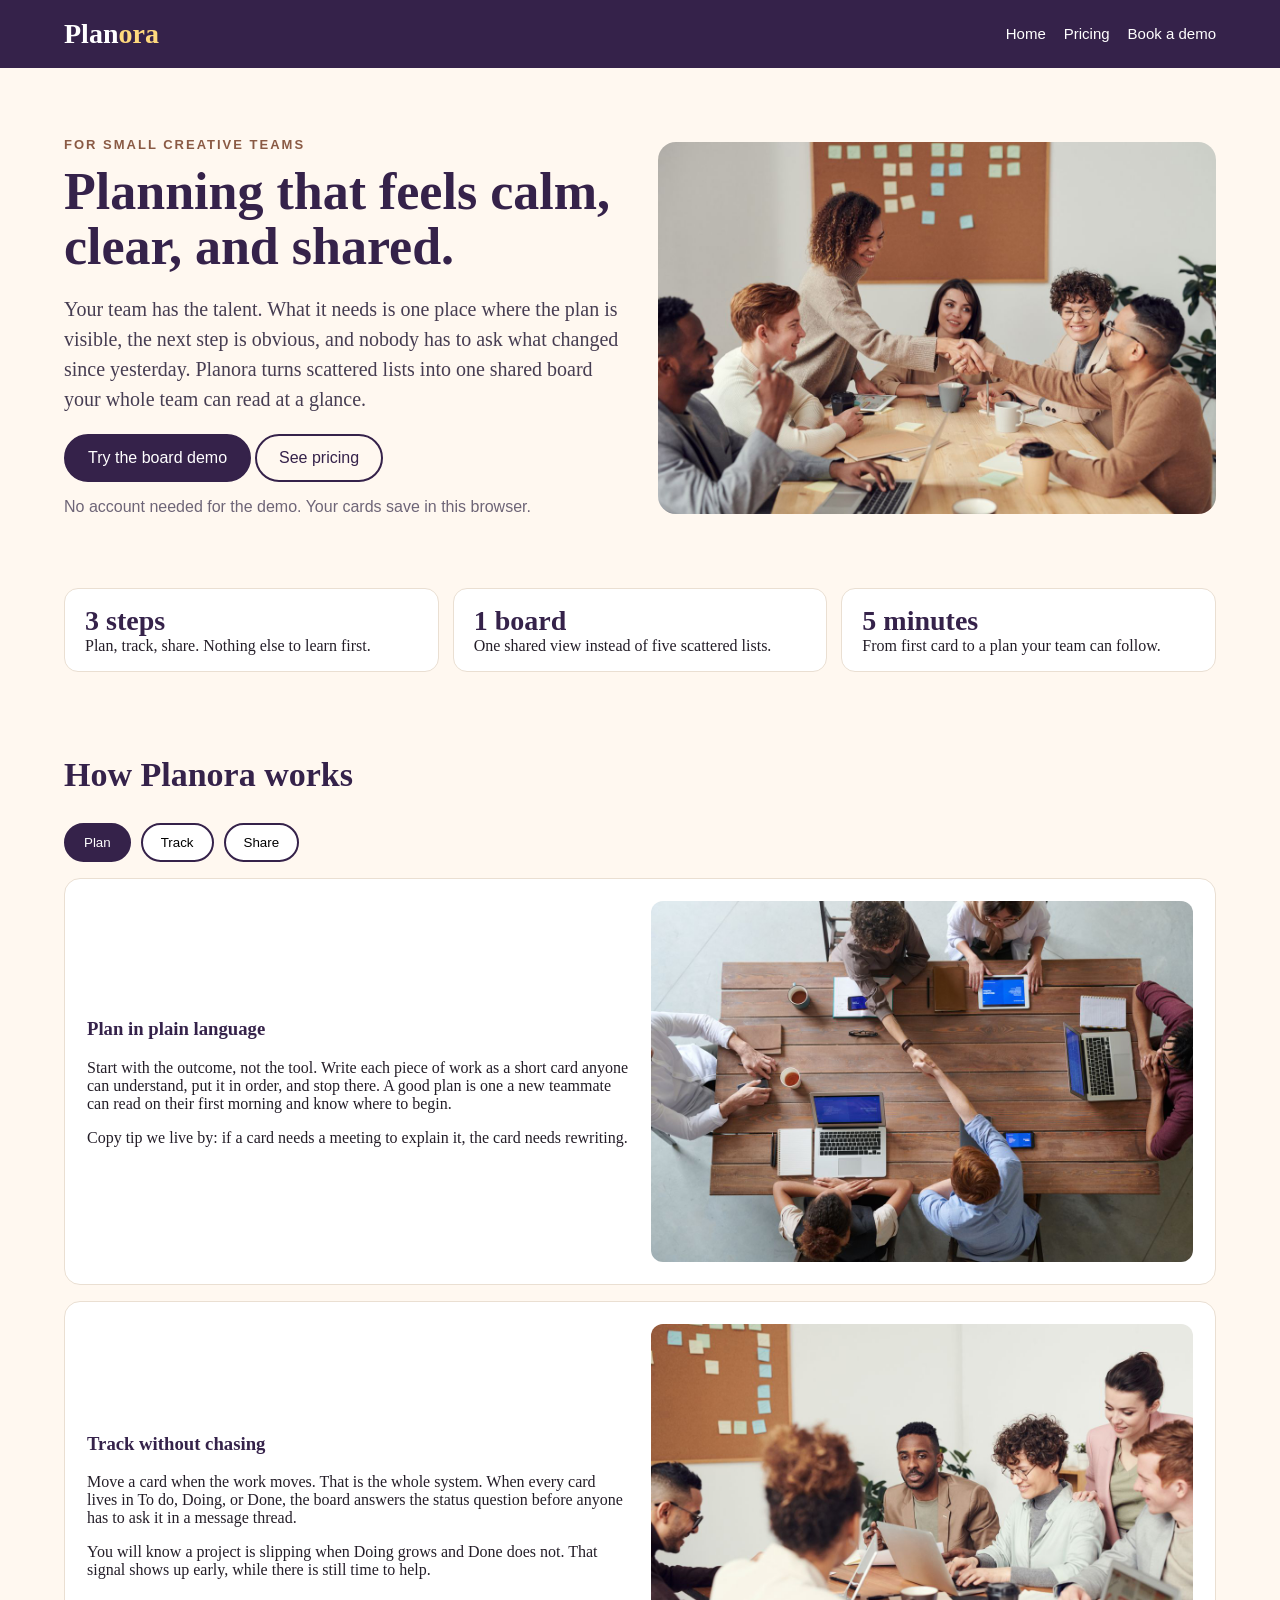
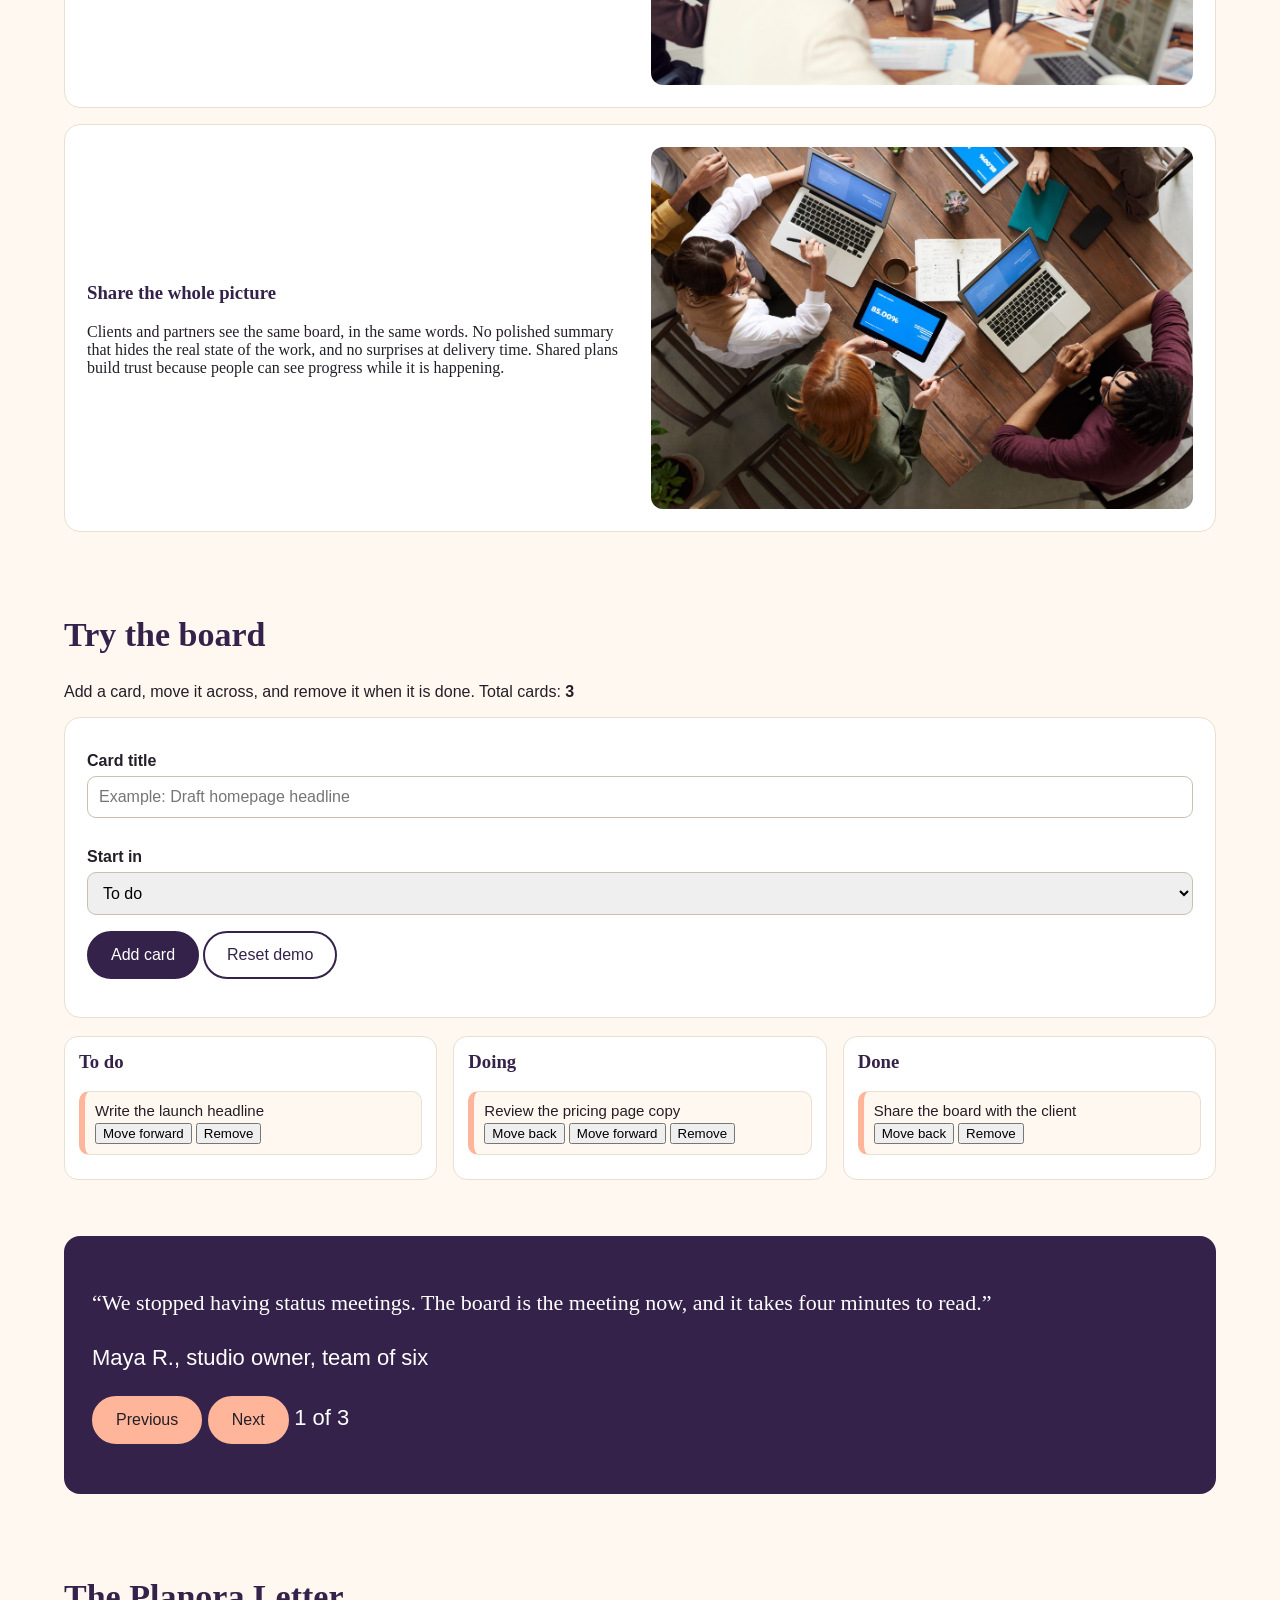
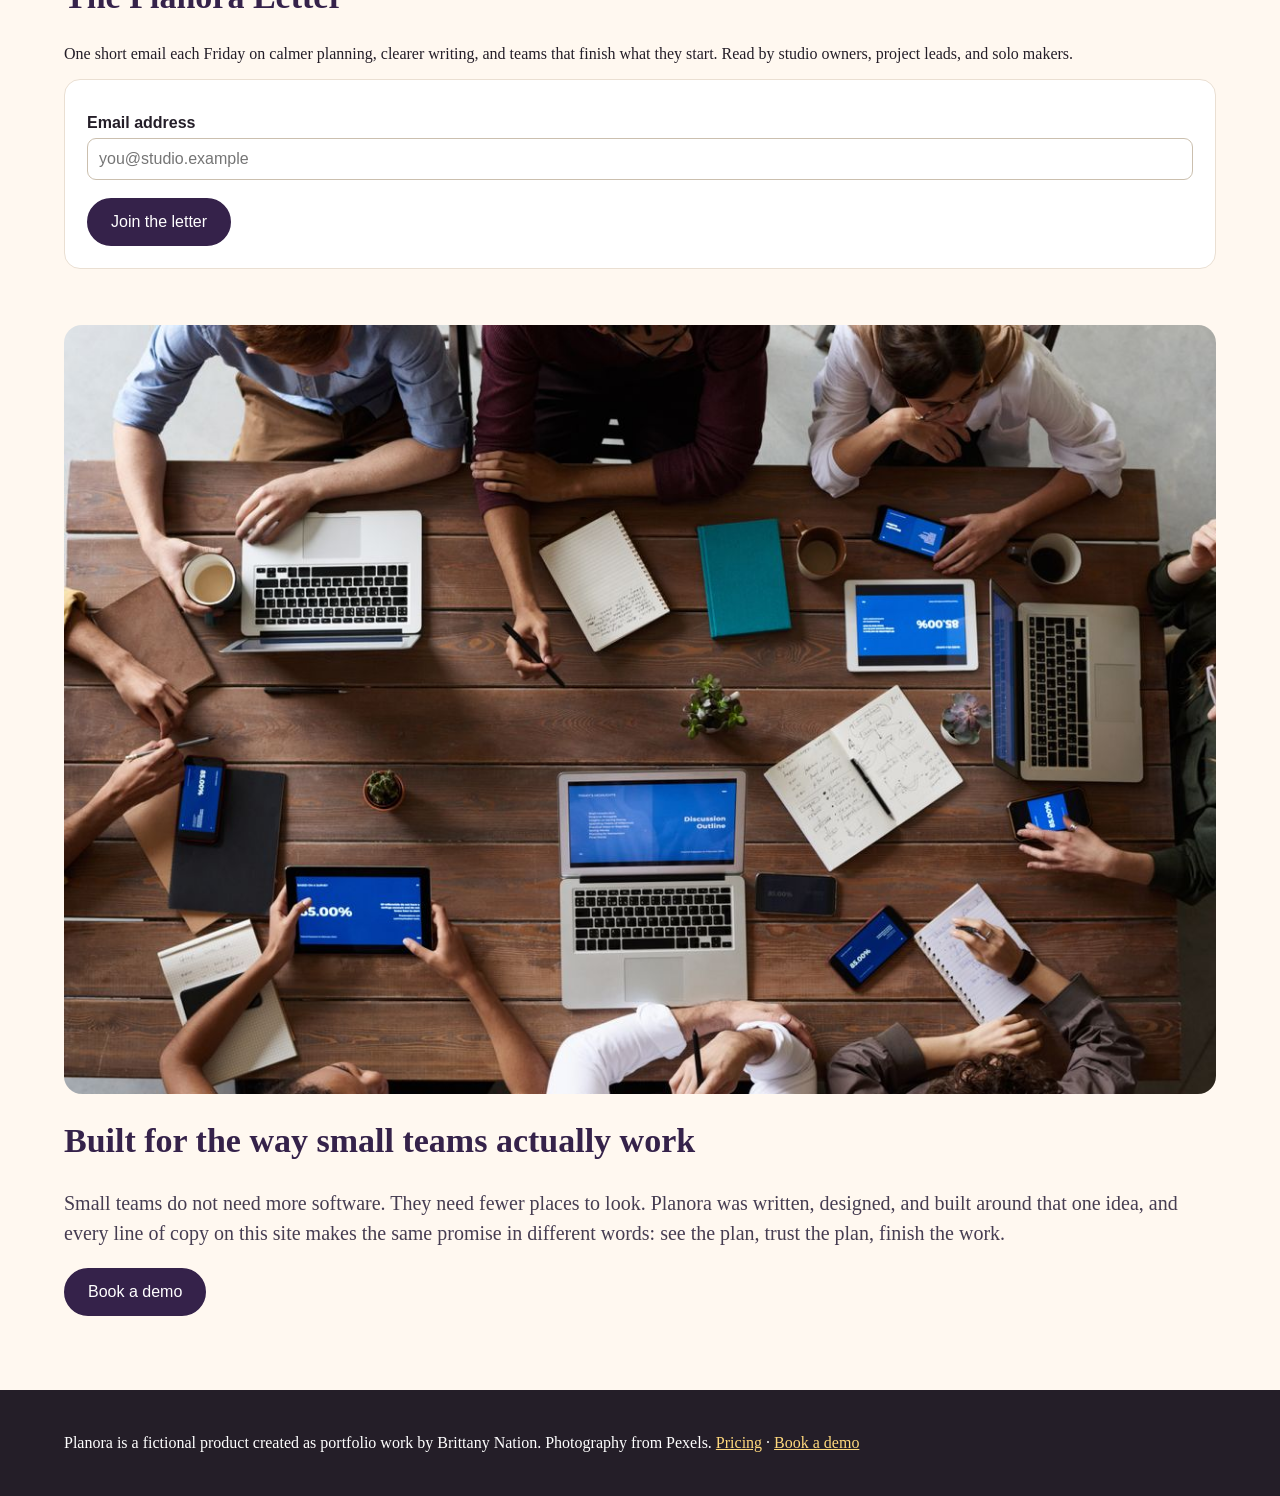
<file: index.html>
<!doctype html><html lang="en"><head><meta charset="utf-8"><meta name="viewport" content="width=device-width,initial-scale=1">
<title>Planora — Planning that feels calm, clear, and shared</title>
<meta name="description" content="Planora is a fictional visual planning tool for small creative teams. Brand campaign site with a working board demo, built by Brittany Nation.">
<meta property="og:title" content="Planora — Planning that feels calm, clear, and shared"><meta property="og:description" content="A brand campaign site with real copy and a working board demo for a fictional visual planning tool."><meta property="og:type" content="website"><meta property="og:url" content="https://brittanynation.github.io/planora/"><meta property="og:image" content="https://brittanynation.github.io/planora/og-image.png"><meta property="og:image:width" content="1200"><meta property="og:image:height" content="627">
<link rel="stylesheet" href="styles.css"></head><body>
<header><a class="logo" href="index.html">Plan<span>ora</span></a><nav><a href="index.html">Home</a><a href="pricing.html">Pricing</a><a href="start.html">Book a demo</a></nav></header>
<div class="hero"><div><p class="eyebrow">For small creative teams</p><h1>Planning that feels calm, clear, and shared.</h1><p class="lede">Your team has the talent. What it needs is one place where the plan is visible, the next step is obvious, and nobody has to ask what changed since yesterday. Planora turns scattered lists into one shared board your whole team can read at a glance.</p><p><a class="btn" href="#demo">Try the board demo</a> <a class="btn alt" href="pricing.html">See pricing</a></p><p style="font-family:Arial,sans-serif;color:var(--muted)">No account needed for the demo. Your cards save in this browser.</p></div><img src="images/hero-team.jpg" alt="A small team planning together around a table"></div>
<div class="stats"><div class="stat"><b>3 steps</b><br>Plan, track, share. Nothing else to learn first.</div><div class="stat"><b>1 board</b><br>One shared view instead of five scattered lists.</div><div class="stat"><b>5 minutes</b><br>From first card to a plan your team can follow.</div></div>
<section><h2>How Planora works</h2><div class="tabs" role="tablist"><button class="tabbtn active" data-tab="plan">Plan</button><button class="tabbtn" data-tab="track">Track</button><button class="tabbtn" data-tab="share">Share</button></div>
<div class="tabpanel" id="panel-plan"><div><h3>Plan in plain language</h3><p>Start with the outcome, not the tool. Write each piece of work as a short card anyone can understand, put it in order, and stop there. A good plan is one a new teammate can read on their first morning and know where to begin.</p><p>Copy tip we live by: if a card needs a meeting to explain it, the card needs rewriting.</p></div><img src="images/plan-session.jpg" alt="Teammates mapping a plan in a working session"></div>
<div class="tabpanel" id="panel-track" hidden><div><h3>Track without chasing</h3><p>Move a card when the work moves. That is the whole system. When every card lives in To do, Doing, or Done, the board answers the status question before anyone has to ask it in a message thread.</p><p>You will know a project is slipping when Doing grows and Done does not. That signal shows up early, while there is still time to help.</p></div><img src="images/track-work.jpg" alt="A person tracking project work at a desk"></div>
<div class="tabpanel" id="panel-share" hidden><div><h3>Share the whole picture</h3><p>Clients and partners see the same board, in the same words. No polished summary that hides the real state of the work, and no surprises at delivery time. Shared plans build trust because people can see progress while it is happening.</p></div><img src="images/share-review.jpg" alt="A team reviewing shared work together"></div></section>
<section id="demo"><h2>Try the board</h2><p style="font-family:Arial,sans-serif">Add a card, move it across, and remove it when it is done. Total cards: <b id="board-count">0</b></p>
<form id="add-form" style="margin-bottom:18px"><label for="card-title">Card title</label><input id="card-title" placeholder="Example: Draft homepage headline"><div class="error" id="add-error"></div><label for="card-col">Start in</label><select id="card-col"><option value="todo">To do</option><option value="doing">Doing</option><option value="done">Done</option></select><p><button class="btn" type="submit">Add card</button> <button class="btn alt" type="button" id="reset-board">Reset demo</button></p></form>
<div class="board"><div class="col"><h3>To do</h3><div id="col-todo"></div></div><div class="col"><h3>Doing</h3><div id="col-doing"></div></div><div class="col"><h3>Done</h3><div id="col-done"></div></div></div></section>
<section><div class="testimonial"><p id="quote-text"></p><p id="quote-name" style="font-family:Arial,sans-serif"></p><p><button class="btn peach" id="prev-quote" type="button">Previous</button> <button class="btn peach" id="next-quote" type="button">Next</button> <span id="quote-dots" style="font-family:Arial,sans-serif"></span></p></div></section>
<section><h2>The Planora Letter</h2><p>One short email each Friday on calmer planning, clearer writing, and teams that finish what they start. Read by studio owners, project leads, and solo makers.</p><form id="letter-form"><label for="letter-email">Email address</label><input id="letter-email" type="email" placeholder="you@studio.example"><div class="error" id="letter-error"></div><div id="letter-result"></div><button class="btn" type="submit">Join the letter</button></form></section>
<section><img class="wideimg" src="images/team-board.jpg" alt="A team working from a shared board"><h2>Built for the way small teams actually work</h2><p class="lede">Small teams do not need more software. They need fewer places to look. Planora was written, designed, and built around that one idea, and every line of copy on this site makes the same promise in different words: see the plan, trust the plan, finish the work.</p><p><a class="btn" href="start.html">Book a demo</a></p></section>
<footer><p>Planora is a fictional product created as portfolio work by Brittany Nation. Photography from Pexels. <a href="pricing.html">Pricing</a> · <a href="start.html">Book a demo</a></p></footer>
<script src="app.js"></script></body></html>
</file>
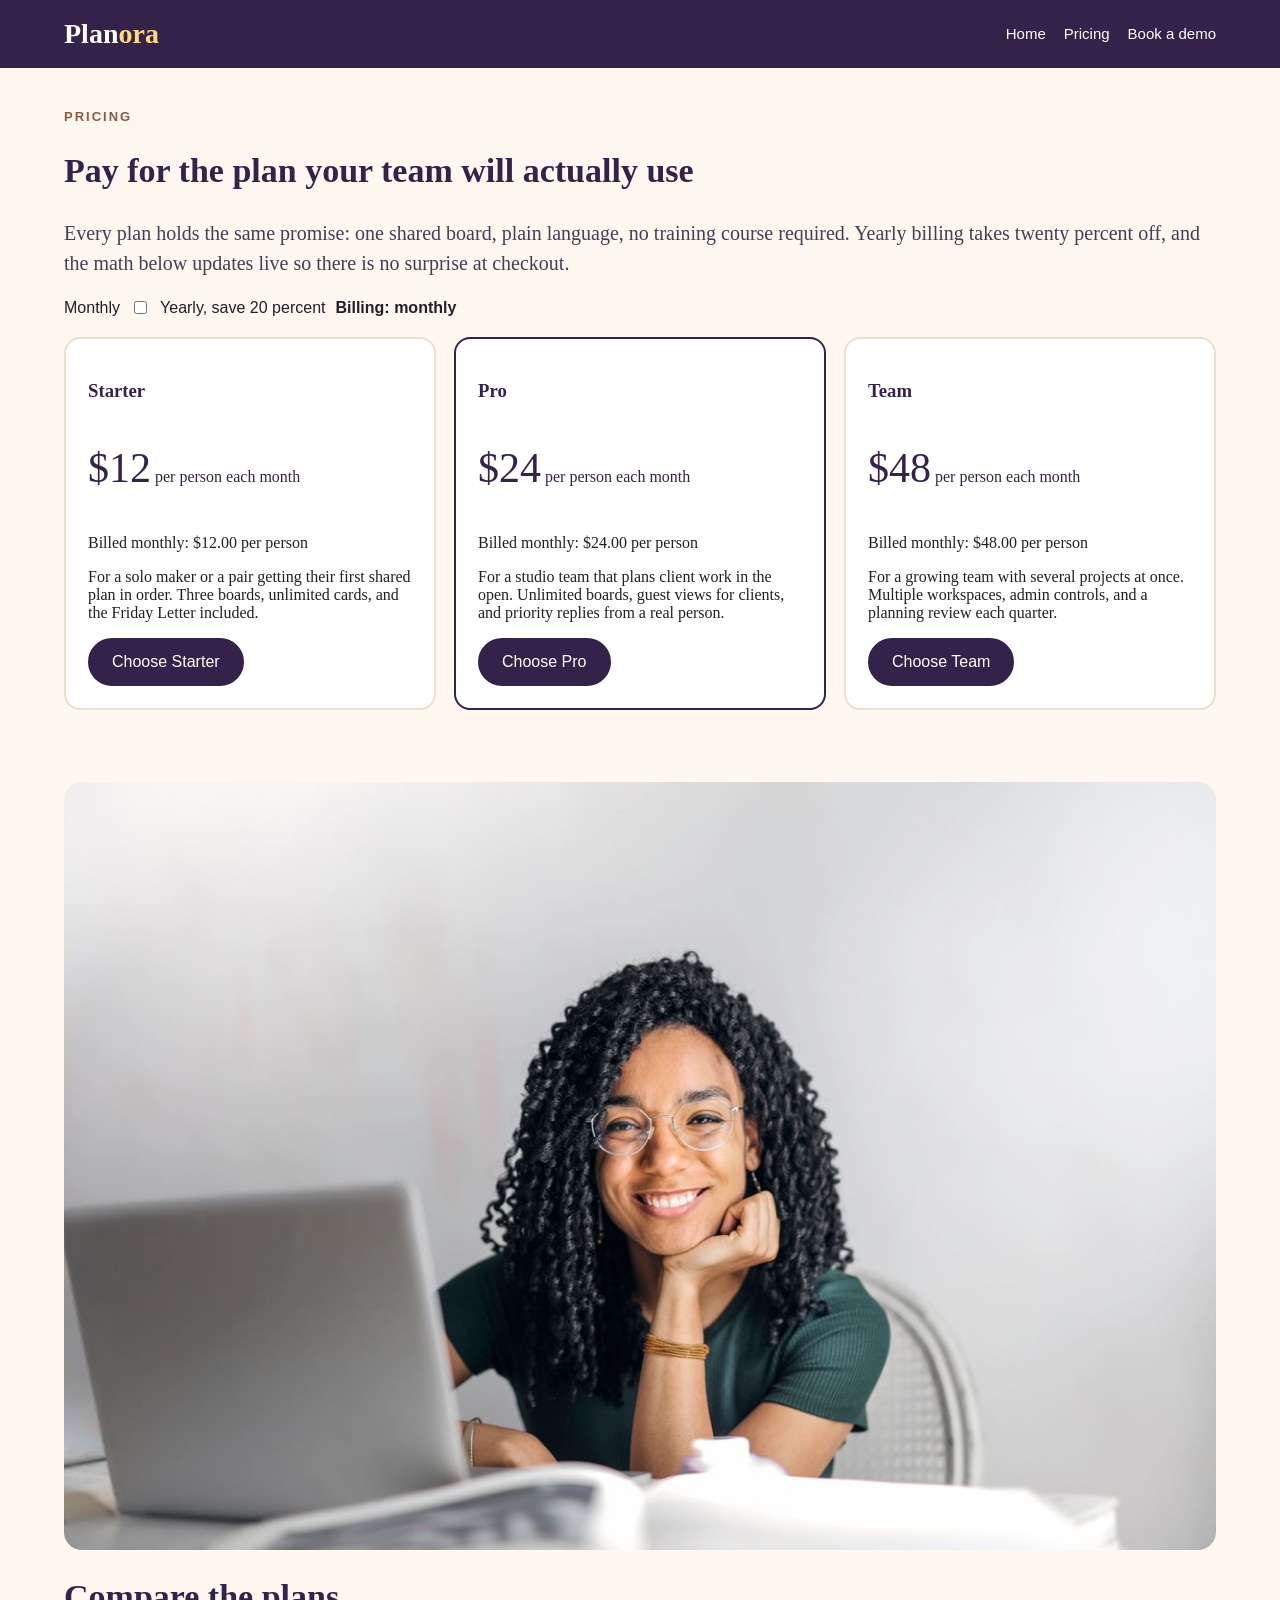
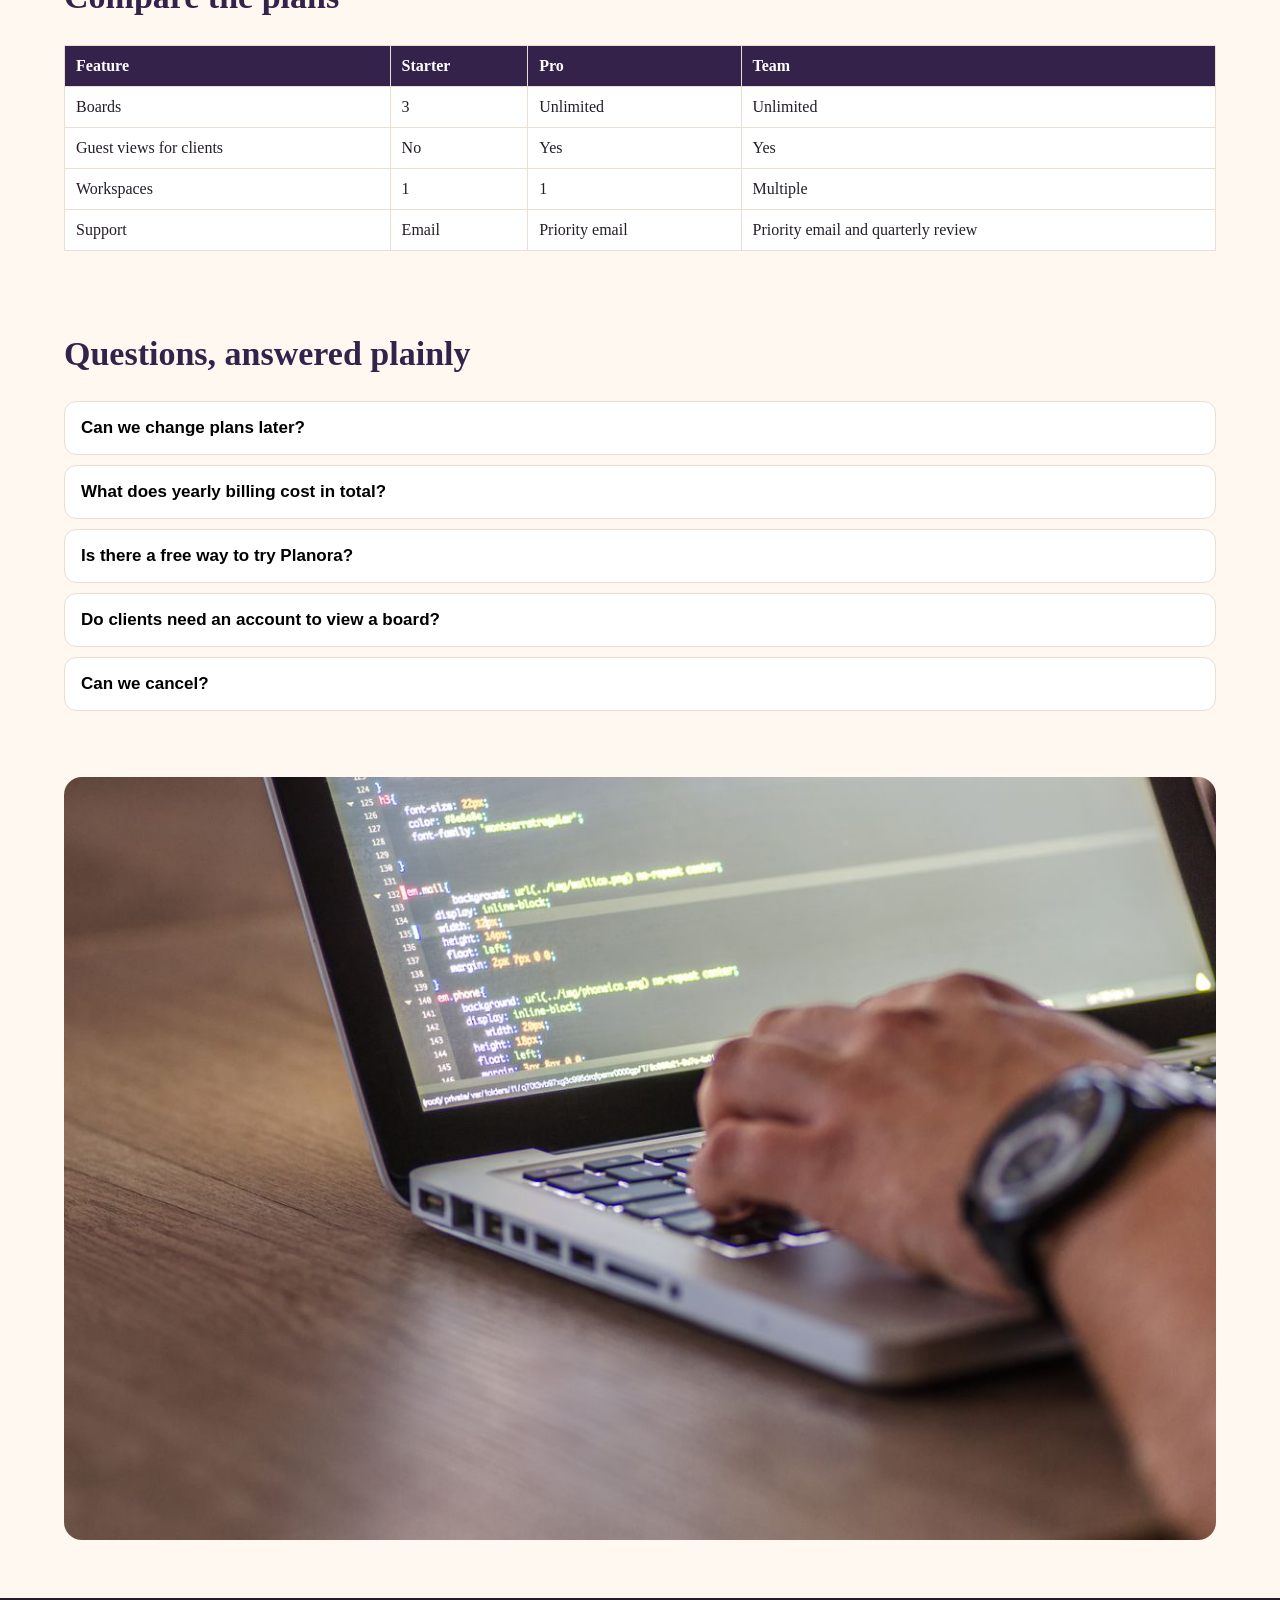
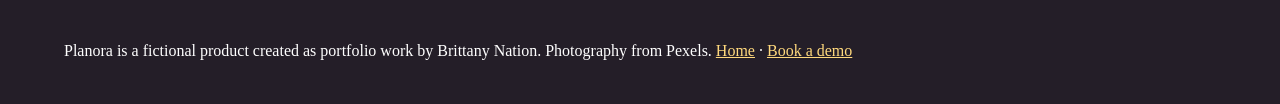
<file: pricing.html>
<!doctype html><html lang="en"><head><meta charset="utf-8"><meta name="viewport" content="width=device-width,initial-scale=1">
<title>Pricing — Planora</title><meta name="description" content="Planora pricing with a working monthly and yearly toggle. Starter, Pro, and Team plans for small creative teams.">
<meta property="og:title" content="Planora Pricing"><meta property="og:description" content="Simple pricing for small teams, with yearly billing at twenty percent off."><meta property="og:type" content="website"><meta property="og:url" content="https://brittanynation.github.io/planora/pricing.html"><meta property="og:image" content="https://brittanynation.github.io/planora/og-image.png"><meta property="og:image:width" content="1200"><meta property="og:image:height" content="627">
<link rel="stylesheet" href="styles.css"></head><body>
<header><a class="logo" href="index.html">Plan<span>ora</span></a><nav><a href="index.html">Home</a><a href="pricing.html">Pricing</a><a href="start.html">Book a demo</a></nav></header>
<section><p class="eyebrow">Pricing</p><h2>Pay for the plan your team will actually use</h2><p class="lede">Every plan holds the same promise: one shared board, plain language, no training course required. Yearly billing takes twenty percent off, and the math below updates live so there is no surprise at checkout.</p>
<div class="switch"><span>Monthly</span><input type="checkbox" id="billing-toggle" style="width:auto"><span>Yearly, save 20 percent</span> <b id="billing-label">Billing: monthly</b></div>
<div class="grid3" style="margin-top:20px">
<div class="pricecard"><h3>Starter</h3><p class="price">$<span data-monthly="12">12</span><small style="font-size:16px"> per person each month</small></p><p class="billed"></p><p>For a solo maker or a pair getting their first shared plan in order. Three boards, unlimited cards, and the Friday Letter included.</p><button class="btn choose" data-plan="Starter">Choose Starter</button></div>
<div class="pricecard featured"><h3>Pro</h3><p class="price">$<span data-monthly="24">24</span><small style="font-size:16px"> per person each month</small></p><p class="billed"></p><p>For a studio team that plans client work in the open. Unlimited boards, guest views for clients, and priority replies from a real person.</p><button class="btn choose" data-plan="Pro">Choose Pro</button></div>
<div class="pricecard"><h3>Team</h3><p class="price">$<span data-monthly="48">48</span><small style="font-size:16px"> per person each month</small></p><p class="billed"></p><p>For a growing team with several projects at once. Multiple workspaces, admin controls, and a planning review each quarter.</p><button class="btn choose" data-plan="Team">Choose Team</button></div>
</div><p id="choose-result" style="font-family:Arial,sans-serif"></p></section>
<section><img class="wideimg" src="images/studio-desk.jpg" alt="A calm studio desk with planning notes"><h2>Compare the plans</h2><table><tr><th>Feature</th><th>Starter</th><th>Pro</th><th>Team</th></tr><tr><td>Boards</td><td>3</td><td>Unlimited</td><td>Unlimited</td></tr><tr><td>Guest views for clients</td><td>No</td><td>Yes</td><td>Yes</td></tr><tr><td>Workspaces</td><td>1</td><td>1</td><td>Multiple</td></tr><tr><td>Support</td><td>Email</td><td>Priority email</td><td>Priority email and quarterly review</td></tr></table></section>
<section><h2>Questions, answered plainly</h2>
<div class="faq"><button type="button">Can we change plans later?</button><div><p>Yes. Move up or down at any time and the new price applies from the next billing cycle. Your boards and cards stay exactly as they are.</p></div></div>
<div class="faq"><button type="button">What does yearly billing cost in total?</button><div><p>The toggle above does the math live. Starter is 115 dollars and 20 cents a year per person, Pro is 230 dollars and 40 cents, and Team is 460 dollars and 80 cents, each before any local tax.</p></div></div>
<div class="faq"><button type="button">Is there a free way to try Planora?</button><div><p>The board demo on the home page is free and needs no account. Book a demo and we will walk your team through a board built from your real work.</p></div></div>
<div class="faq"><button type="button">Do clients need an account to view a board?</button><div><p>No. On Pro and Team, a guest view link lets a client read the board without signing up or learning a new tool.</p></div></div>
<div class="faq"><button type="button">Can we cancel?</button><div><p>Yes, in two clicks from your workspace settings. You keep access until the end of the paid period and you can export every card.</p></div></div>
</section>
<section><img class="wideimg" src="images/campaign-notes.jpg" alt="Campaign notes and planning papers on a desk"></section>
<footer><p>Planora is a fictional product created as portfolio work by Brittany Nation. Photography from Pexels. <a href="index.html">Home</a> · <a href="start.html">Book a demo</a></p></footer>
<script src="pricing.js"></script></body></html>
</file>
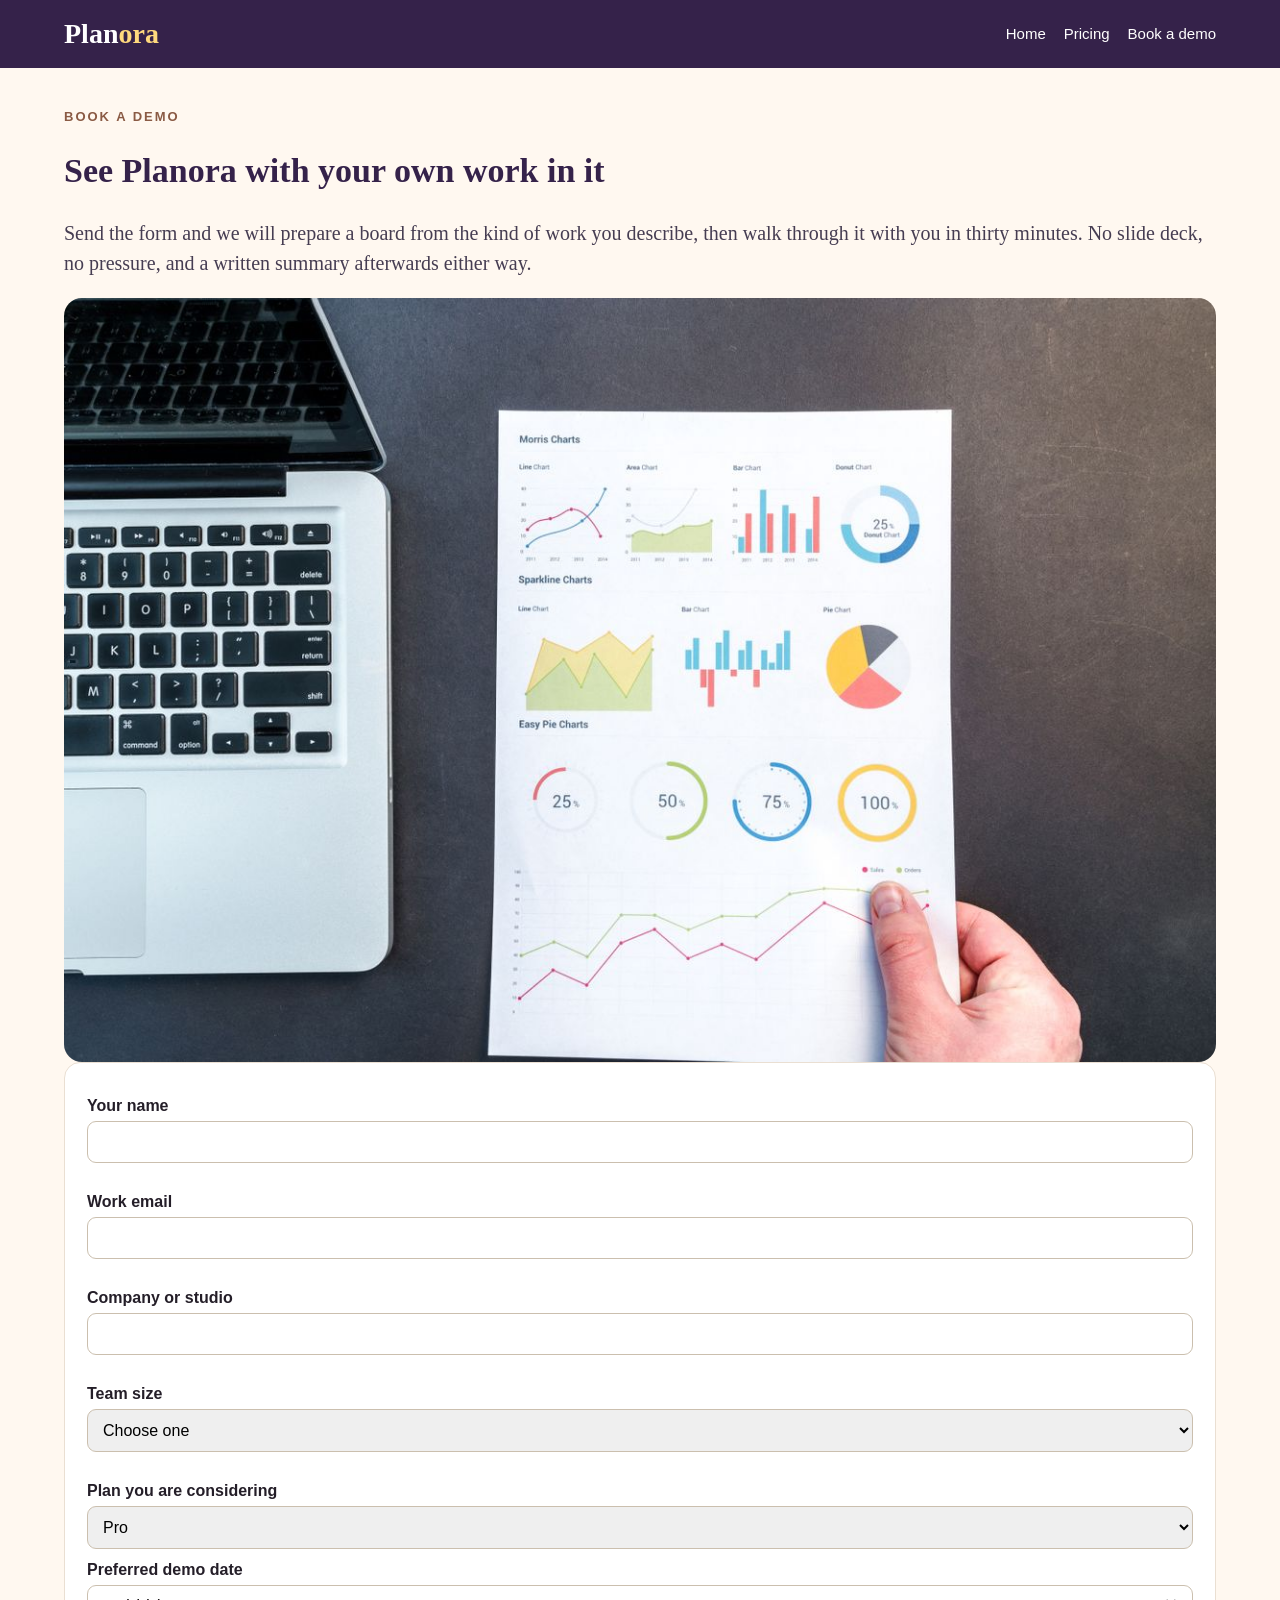
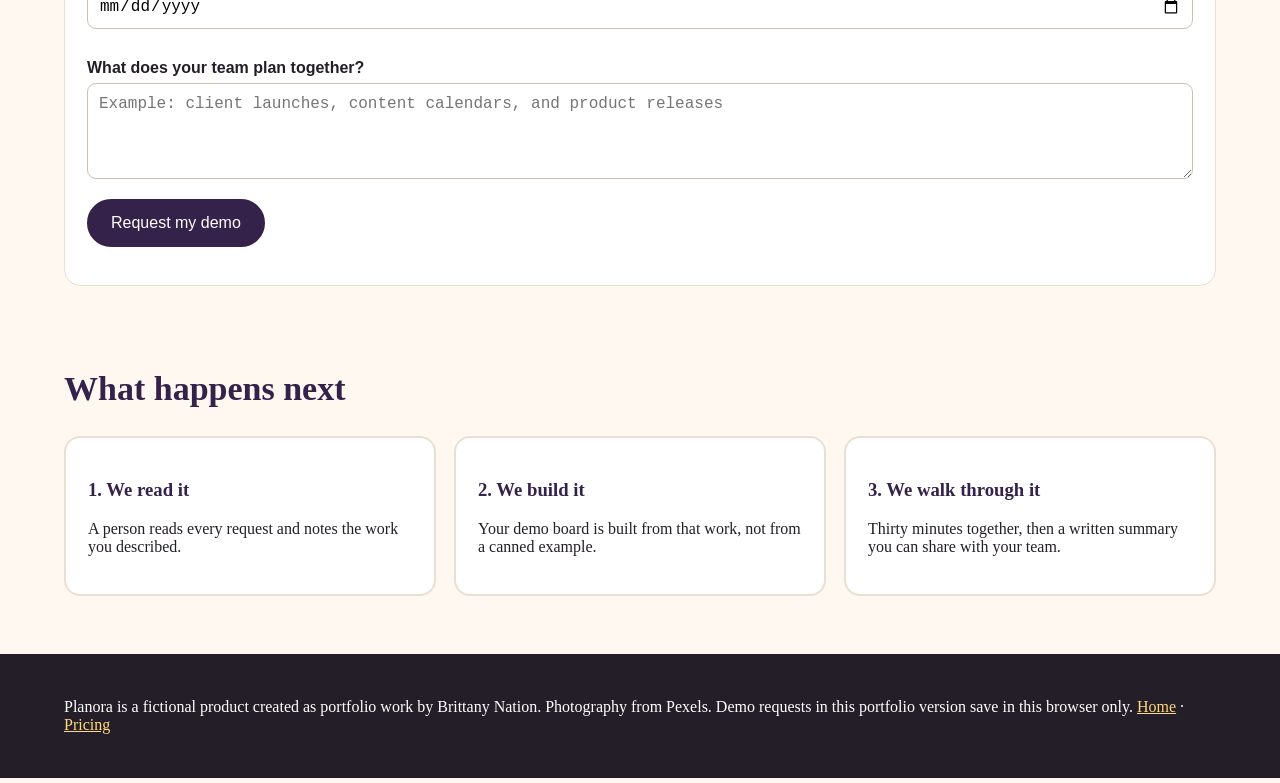
<file: start.html>
<!doctype html><html lang="en"><head><meta charset="utf-8"><meta name="viewport" content="width=device-width,initial-scale=1">
<title>Book a demo — Planora</title><meta name="description" content="Book a Planora demo. A validated request form ending in a real confirmation reference.">
<meta property="og:title" content="Book a Planora Demo"><meta property="og:description" content="Tell us about your team and we will build a board from your real work for the demo."><meta property="og:type" content="website"><meta property="og:url" content="https://brittanynation.github.io/planora/start.html"><meta property="og:image" content="https://brittanynation.github.io/planora/og-image.png"><meta property="og:image:width" content="1200"><meta property="og:image:height" content="627">
<link rel="stylesheet" href="styles.css"></head><body>
<header><a class="logo" href="index.html">Plan<span>ora</span></a><nav><a href="index.html">Home</a><a href="pricing.html">Pricing</a><a href="start.html">Book a demo</a></nav></header>
<section><p class="eyebrow">Book a demo</p><h2>See Planora with your own work in it</h2><p class="lede">Send the form and we will prepare a board from the kind of work you describe, then walk through it with you in thirty minutes. No slide deck, no pressure, and a written summary afterwards either way.</p>
<img class="wideimg" src="images/remote-team.jpg" alt="A remote team meeting by video">
<form id="demo-form" novalidate>
<label for="f-name">Your name</label><input id="f-name"><div class="error" id="e-name"></div>
<label for="f-email">Work email</label><input id="f-email" type="email"><div class="error" id="e-email"></div>
<label for="f-company">Company or studio</label><input id="f-company"><div class="error" id="e-company"></div>
<label for="f-size">Team size</label><select id="f-size"><option value="">Choose one</option><option>Just me</option><option>2 to 5</option><option>6 to 15</option><option>16 or more</option></select><div class="error" id="e-size"></div>
<label for="f-plan">Plan you are considering</label><select id="f-plan"><option>Starter</option><option selected>Pro</option><option>Team</option><option>Not sure yet</option></select>
<label for="f-date">Preferred demo date</label><input id="f-date" type="date"><div class="error" id="e-date"></div>
<label for="f-msg">What does your team plan together?</label><textarea id="f-msg" rows="4" placeholder="Example: client launches, content calendars, and product releases"></textarea>
<p><button class="btn" type="submit">Request my demo</button></p><div id="demo-result"></div>
</form></section>
<section><h2>What happens next</h2><div class="grid3"><div class="pricecard"><h3>1. We read it</h3><p>A person reads every request and notes the work you described.</p></div><div class="pricecard"><h3>2. We build it</h3><p>Your demo board is built from that work, not from a canned example.</p></div><div class="pricecard"><h3>3. We walk through it</h3><p>Thirty minutes together, then a written summary you can share with your team.</p></div></div></section>
<footer><p>Planora is a fictional product created as portfolio work by Brittany Nation. Photography from Pexels. Demo requests in this portfolio version save in this browser only. <a href="index.html">Home</a> · <a href="pricing.html">Pricing</a></p></footer>
<script src="start.js"></script></body></html>
</file>
<file: styles.css>
:root{--aubergine:#35224A;--peach:#FFB59A;--butter:#FFD97D;--mint:#A7C4A0;--cream:#FFF8F0;--ink:#241E28;--muted:#6E6577;--card:#fff;--line:#EADFD2}
*{box-sizing:border-box}body{margin:0;font-family:Georgia,serif;color:var(--ink);background:var(--cream)}a{color:var(--aubergine)}
header{background:var(--aubergine);color:#fff;padding:18px 5%;display:flex;justify-content:space-between;align-items:center;flex-wrap:wrap;gap:12px}
.logo{font-size:28px;font-weight:bold;color:#fff;text-decoration:none}.logo span{color:var(--butter)}
nav a{color:#fff;text-decoration:none;margin-left:18px;font-family:Arial,sans-serif;font-size:15px}nav a:hover{text-decoration:underline}
.hero{padding:56px 5%;display:grid;grid-template-columns:1fr 1fr;gap:36px;align-items:center}
.hero h1{font-size:52px;line-height:1.05;margin:8px 0;color:var(--aubergine)}
.eyebrow{font-family:Arial,sans-serif;letter-spacing:2px;text-transform:uppercase;color:#8A5A44;font-size:13px;font-weight:bold}
.lede{font-size:20px;line-height:1.5;color:#463D52}
.btn{display:inline-block;background:var(--aubergine);color:#fff;padding:13px 22px;border-radius:999px;text-decoration:none;font-family:Arial,sans-serif;border:2px solid var(--aubergine);cursor:pointer;font-size:16px}
.btn.alt{background:transparent;color:var(--aubergine)}.btn.peach{background:var(--peach);color:var(--ink);border-color:var(--peach)}
.hero img,.wideimg{width:100%;border-radius:18px;display:block}
.stats{display:flex;gap:14px;padding:0 5% 28px;flex-wrap:wrap}.stat{background:var(--card);border:1px solid var(--line);border-radius:14px;padding:16px 20px;flex:1;min-width:160px}.stat b{font-size:28px;color:var(--aubergine)}
section{padding:28px 5%}h2{font-size:34px;color:var(--aubergine)}h3{color:var(--aubergine)}
.tabs{display:flex;gap:10px;flex-wrap:wrap}.tabbtn{font-family:Arial,sans-serif;padding:10px 18px;border-radius:999px;border:2px solid var(--aubergine);background:#fff;cursor:pointer}.tabbtn.active{background:var(--aubergine);color:#fff}
.tabpanel{background:#fff;border:1px solid var(--line);border-radius:16px;padding:22px;margin-top:16px;display:grid;grid-template-columns:1fr 1fr;gap:22px;align-items:center}.tabpanel img{width:100%;border-radius:12px}
.board{display:grid;grid-template-columns:repeat(3,1fr);gap:16px}.col{background:#fff;border:1px solid var(--line);border-radius:14px;padding:14px}.col h3{margin-top:0}
.carditem{background:var(--cream);border:1px solid var(--line);border-left:6px solid var(--peach);border-radius:10px;padding:10px;margin:10px 0;font-family:Arial,sans-serif;font-size:15px}
.carditem button{margin:4px 4px 0 0;font-family:Arial,sans-serif;cursor:pointer}
form{background:#fff;border:1px solid var(--line);border-radius:16px;padding:22px}label{display:block;font-family:Arial,sans-serif;margin:12px 0 6px;font-weight:bold}
input,select,textarea{width:100%;padding:11px;border:1px solid #CBBFAE;border-radius:9px;font-size:16px}
.error{color:#B42318;font-family:Arial,sans-serif;font-size:14px;min-height:18px}.success{background:#EAF4E8;border:1px solid var(--mint);padding:18px;border-radius:12px}
.grid3{display:grid;grid-template-columns:repeat(3,1fr);gap:18px}.pricecard{background:#fff;border:2px solid var(--line);border-radius:16px;padding:22px}.pricecard.featured{border-color:var(--aubergine)}.price{font-size:42px;color:var(--aubergine)}
.switch{font-family:Arial,sans-serif;display:flex;gap:10px;align-items:center}
.testimonial{background:var(--aubergine);color:#fff;border-radius:16px;padding:28px}.testimonial p{font-size:22px;line-height:1.5}
.faq{border:1px solid var(--line);background:#fff;border-radius:12px;margin:10px 0}.faq button{width:100%;text-align:left;background:none;border:none;padding:16px;font-size:17px;cursor:pointer;font-family:Arial,sans-serif;font-weight:bold}.faq div{padding:0 16px 16px;display:none}.faq.open div{display:block}
table{width:100%;border-collapse:collapse;background:#fff}th,td{border:1px solid var(--line);padding:11px;text-align:left}th{background:var(--aubergine);color:#fff}
footer{background:var(--ink);color:#fff;padding:28px 5%;margin-top:30px}footer a{color:var(--butter)}
@media(max-width:800px){.hero,.tabpanel{grid-template-columns:1fr}.board,.grid3{grid-template-columns:1fr}.hero h1{font-size:38px}}
</file>
